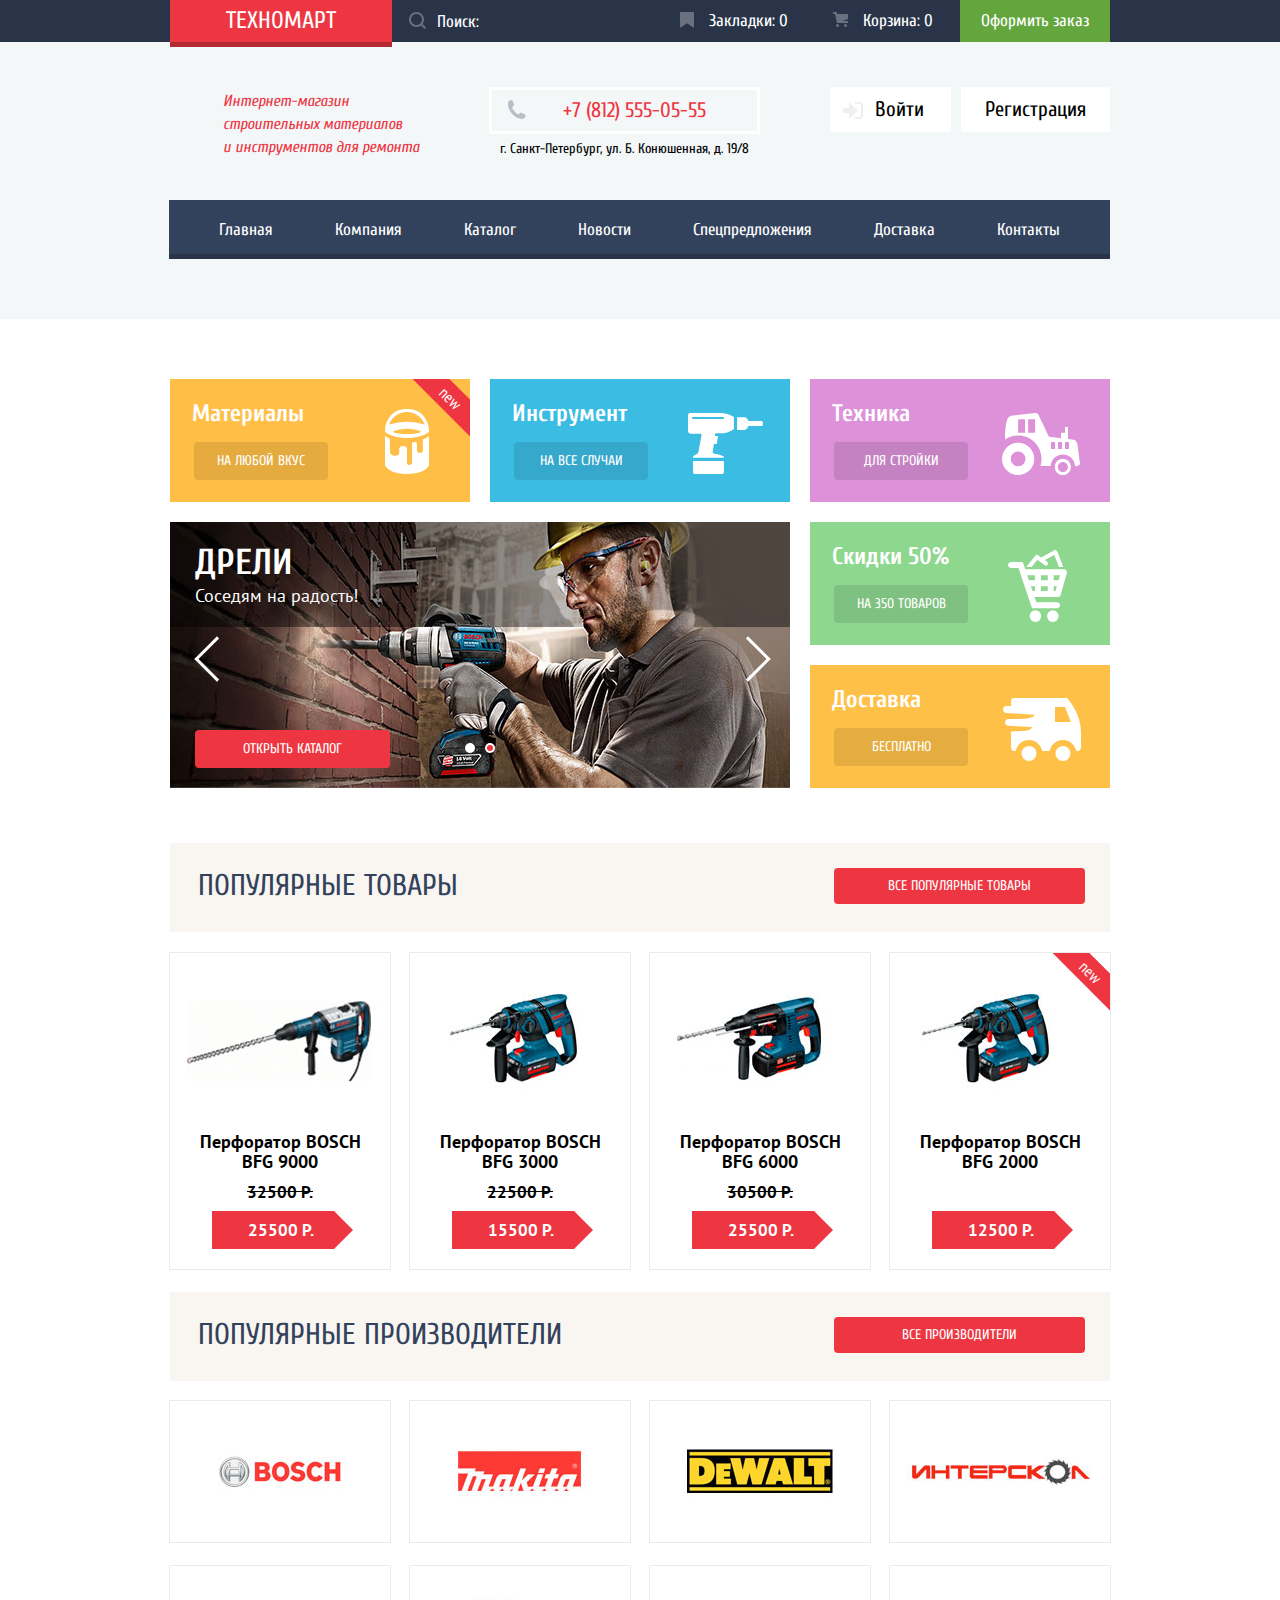
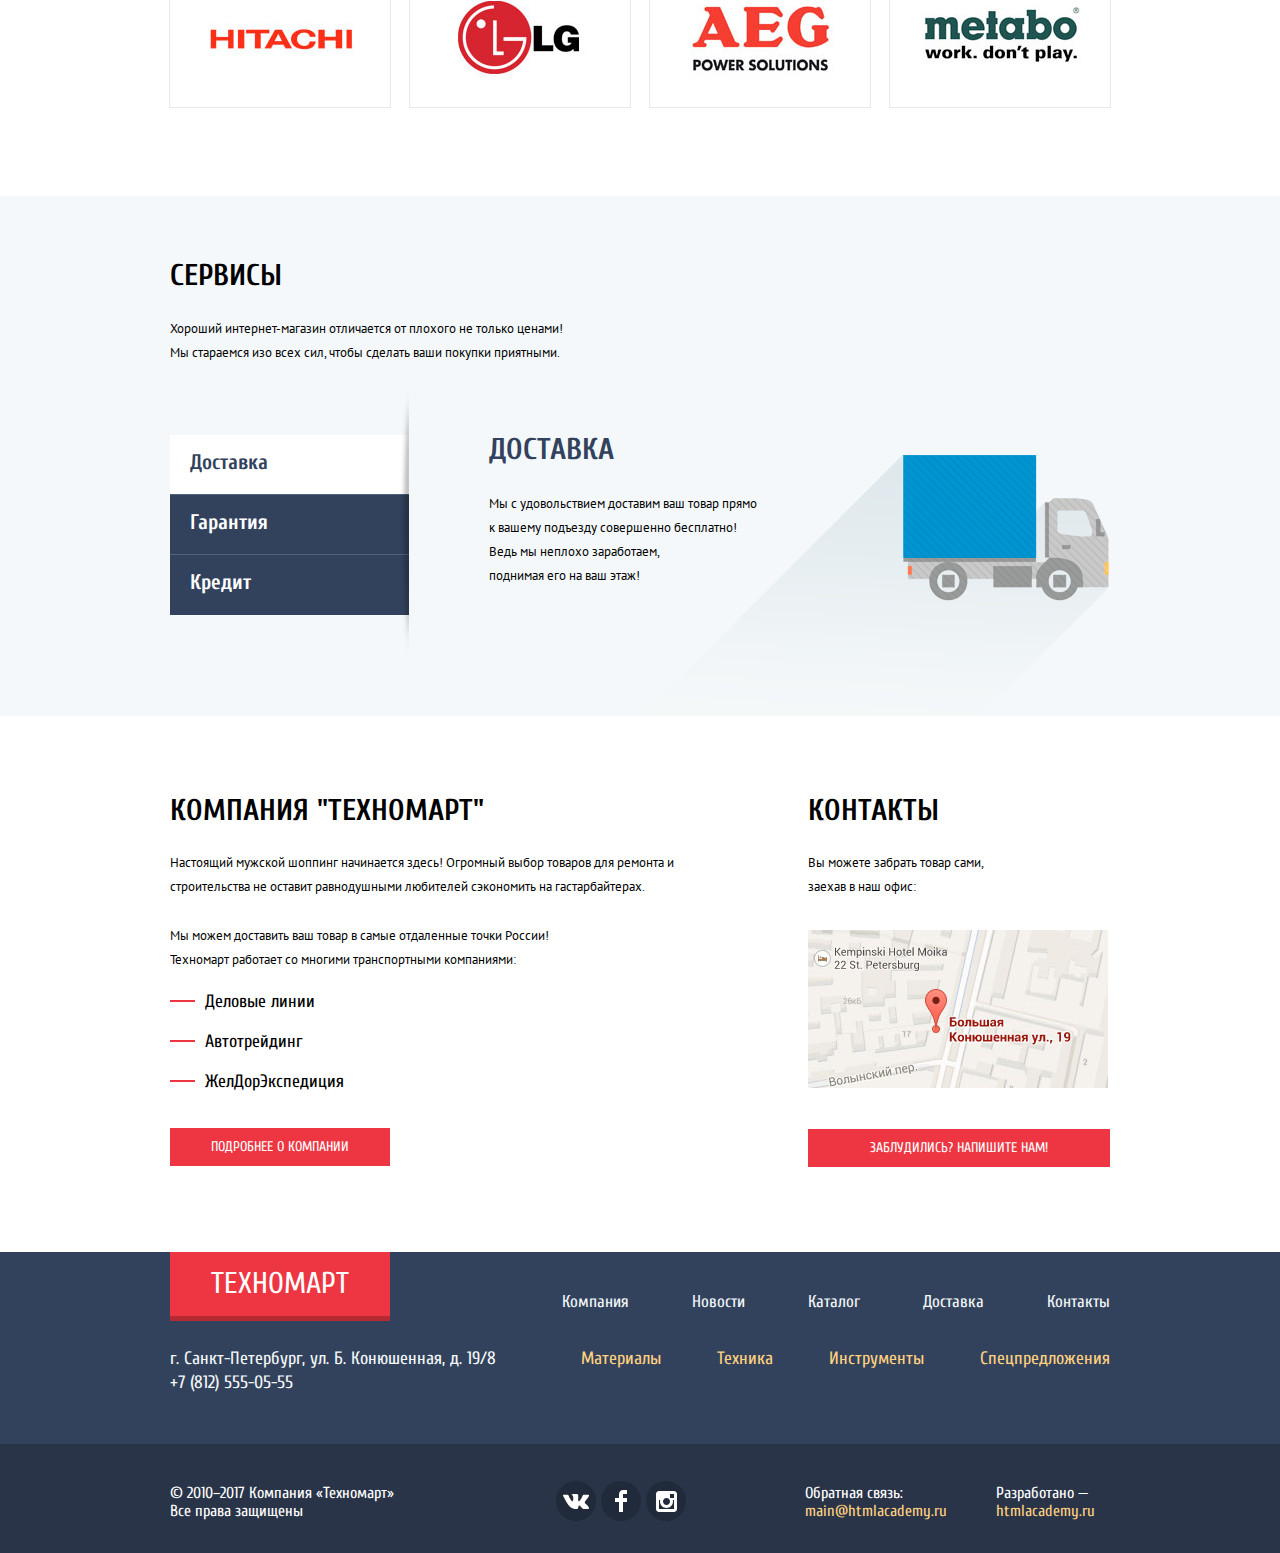
<file: index.html>
<!DOCTYPE html>
<html lang="ru">
<head>
	<meta charset="UTF-8">
	<meta name="viewport" content="width=device-width" />
	<title>Техномарт</title>
	<link href="https://fonts.googleapis.com/css?family=Cuprum:400,400i,700%7CPT+Sans+Narrow%7CPT+Sans:400,700&amp;subset=cyrillic" rel="stylesheet">
	<link rel="stylesheet" href="css/normalize.css">
	<link rel="stylesheet" href="css/style.css">
</head>
<body>
	<header class="main-header">
		<div class="conteiner">
			<a class="logo" href="#">Техномарт</a>
			<nav class="header-top-nav">
				<ul class="header-top-list">
					<li class="header-top-item">
						<form class="header-find-form" action="#" method="post">
							<label><input type="text" placeholder="Поиск:"></label>
						</form>
					</li>
					<li class="header-top-item"><a href="#">Закладки: 0</a></li>
					<li class="header-top-item"><a href="#">Корзина: 0</a></li>
					<li class="header-top-item"><a href="#" class="order">Оформить заказ</a></li>
				</ul>
			</nav>
		</div>
	</header>
	<header class="header-center">
		<div class="conteiner">
			<p class="shop-name">Интернет-магазин <br> строительных материалов <br> и инструментов для ремонта</p>
			<div class="contacts">
				<span class="phone-number">+7 (812) 555-05-55</span>
				<p class="shop-adress">г. Санкт-Петербург, ул. Б. Конюшенная, д. 19/8</p>
			</div>
			<a class="login" href="#">Войти</a>
			<a class="register" href="#">Регистрация</a>
			<ul class="site-nav">
				<li class="site-items"><a href="#">Главная</a></li>
				<li class="site-items"><a href="#">Компания</a></li>
				<li class="site-items"><a href="#">Каталог</a></li>
				<li class="site-items"><a href="#">Новости</a></li>
				<li class="site-items"><a href="#">Спецпредложения</a></li>
				<li class="site-items"><a href="#">Доставка</a></li>
				<li class="site-items"><a href="#">Контакты</a></li>
			</ul>
		</div>
	</header>
	<section class="product-cards conteiner">
		<h2 class="visually-hidden">Категории товаров</h2>
		<ul class="product-cards-list">
			<li class="product-cards-item">
				<h3>Материалы</h3>
				<a href="#">На любой вкус</a>
			</li>
			<li class="product-cards-item">
				<h3>Инструмент</h3>
				<a href="#">На все случаи</a>
			</li>
			<li class="product-cards-item">
				<h3>Техника</h3>
				<a href="#">Для стройки</a>
			</li>
			<li class="product-cards-slider">
				<div class="slider-description slide-one">
					<h3>Перфораторы</h3>
					<p>Настоящие мужские игрушки</p>
				</div>
					<a href="catalog.html" class="catalog-open-btn">Открыть каталог</a>
					<div class="slider-radio-wrap">
						<label><span class="slider-radio-label-next"></span><input id="slider-input-one" type="radio" name="slider-radio" checked><span class="radio-indificator" tabindex="0"><span class="radio-indificator-current "></span></span></label>
						<label><span class="slider-radio-label-prev"></span><input id="slider-input-two" type="radio" name="slider-radio"><span class="radio-indificator" tabindex="0"><span class="radio-indificator-current radio-current-show"></span></span></label>
					</div>
				<div class="slider-description slide-two">
					<h3>Дрели</h3>
					<p>Соседям на радость!</p>
				</div>
			</li>
			<li class="product-cards-item-wrap">
				<div class="product-cards-item product-cards-another">
					<h3>Скидки 50%</h3>
					<a href="#">На 350 товаров</a>
				</div>
				<div class="product-cards-item product-cards-another">
					<h3>Доставка</h3>
					<a href="#">Бесплатно</a>
				</div>
			</li>
		</ul>
	</section>
	<section class="popular-product conteiner">
		<div class="popular-product-title">
			<h2>Популярные товары</h2>
			<a href="#">Все популярные товары</a>
		</div>
		<ul class="popular-product-list">
			<li class="popular-product-item" tabindex="0">
				<img src="img/popular-product-photo-1.jpg" alt="Перфоратор BOSCH BFG 9000">
				<a href="#" class="popular-product-buy">Купить</a>
				<a href="#" class="popular-product-bookmarks">В закладки</a>
				<h3 class="product-name">Перфоратор BOSCH <br> BFG 9000</h3>
				<b class="product-sale">32500 Р.</b>
				<p class="product-price">25500 Р.</p>
			</li>
			<li class="popular-product-item" tabindex='0'>
				<img src="img/popular-product-photo-2.jpg" alt="Перфоратор BOSCH BFG 3000">
				<a href="#" class="popular-product-buy">Купить</a>
				<a href="#" class="popular-product-bookmarks">В закладки</a>
				<h3 class="product-name">Перфоратор BOSCH <br> BFG 3000</h3>
				<b class="product-sale">22500 Р.</b>
				<p class="product-price">15500 Р.</p>
			</li>
			<li class="popular-product-item" tabindex='0'>
				<img src="img/popular-product-photo-3.jpg" alt="Перфоратор BOSCH BFG 6000">
				<a href="#" class="popular-product-buy">Купить</a>
				<a href="#" class="popular-product-bookmarks">В закладки</a>
				<h3 class="product-name">Перфоратор BOSCH <br> BFG 6000</h3>
				<b class="product-sale">30500 Р.</b>
				<p class="product-price">25500 Р.</p>
			</li>
			<li class="popular-product-item" tabindex='0'>
				<img src="img/popular-product-photo-4.jpg" alt="Перфоратор BOSCH BFG 2000">
				<a href="#" class="popular-product-buy">Купить</a>
				<a href="#" class="popular-product-bookmarks">В закладки</a>
				<h3 class="product-name">Перфоратор BOSCH <br> BFG 2000</h3>
				<p class="product-price">12500 Р.</p>
			</li>
		</ul>
	</section>
	<section class="popular-manufacturer conteiner">
		<div class="popular-manufacturer-title">
			<h2>Популярные производители</h2>
			<a href="#">Все производители</a>
		</div>
		<ul class="popular-manufacturer-list">
			<li class="popular-manufacturer-item">
				<a href="#"><img class="brand" src="img/bosch.jpg" alt="Bosch"></a>
			</li>
			<li class="popular-manufacturer-item">
				<a href="#"><img class="brand" src="img/Makita.jpg" alt="Makita"></a>
			</li>
			<li class="popular-manufacturer-item">
				<a href="#"><img class="brand" src="img/DeWALT.jpg" alt="DeWALT"></a>
			</li>
			<li class="popular-manufacturer-item">
				<a href="#"><img class="brand" src="img/interskol.jpg" alt="Интерскол"></a>
			</li>
			<li class="popular-manufacturer-item">
				<a href="#"><img class="brand" src="img/Hitachi.jpg" alt="HITACHI"></a>
			</li>
			<li class="popular-manufacturer-item">
				<a href="#"><img class="brand" src="img/LG.jpg" alt="LG"></a>
			</li>
			<li class="popular-manufacturer-item">
				<a href="#"><img class="brand" src="img/AEG.jpg" alt="AEG"></a>
			</li>
			<li class="popular-manufacturer-item">
				<a href="#"><img class="brand" src="img/Metabo.jpg" alt="metabo"></a>
			</li>
		</ul>
	</section>
	<section class="service-delivery">
		<div class="conteiner">
			<div class="service">
				<h2>Сервисы</h2>
				<p class="serivice-about">
					Хороший интернет-магазин отличается от плохого не только ценами! <br> Мы стараемся изо всех сил, чтобы сделать ваши покупки приятными.
				</p>
			</div>
			<ul class="service-nav">
				<li class="service-item">
					<input type="radio" id="delivery-input" name='service-radio' checked="checked">
					<label tabindex="0" id="delivery-label" class="service-nav-label label-current" for="delivery-input">Доставка</label>
				</li>
				<li class="service-item">
					<input type="radio" id="warranty-input" name='service-radio'>
					<label tabindex="0" id="warranty-label" class="service-nav-label" for="warranty-input">Гарантия</label>
				</li>
				<li class="service-item">
					<input type="radio" id="credit-input" name='service-radio'>
					<label tabindex="0" id="credit-label" class="service-nav-label" for="credit-input">Кредит</label>
				</li>
			</ul>
			<div class="delivery">
				<h2>Доставка</h2>
				<p class="delivery-about">
					Мы с удовольствием доставим ваш товар прямо <br>
					к вашему подъезду совершенно бесплатно! <br>
					Ведь мы неплохо заработаем, <br>
					поднимая его на ваш этаж!
				</p>
			</div>
			<div class="warranty">
				<h2>Гарантия</h2>
				<p class="warranty-about">
					Если купленный у нас товар поломается или заискрит, <br>
					а также в случае пожара, спровоцированного его возгаранием, <br>
					вы всегда можете быть уверены в нашей гарантии. Мы обменяем <br>
					сгоревший товар на новый. <br>
					Дом уж восстановите как-нибудь сами.</p>
			</div>
			<div class="credit">
				<h2>Кредит</h2>
				<p class="credit-about">
					Залезть в долговую яму стало проще! <br>
					Кредитные консультанты придут вам на помощь.</p>
					<a class="credit-link" href="#">Отправить заявку</a>
			</div>
		</div>
	</section>
	<section class="about-company conteiner">
		<div class="company-wrap">
			<h2>Компания "Техномарт"</h2>
			<p class="paragraph-one">Настоящий мужской шоппинг начинается здесь! Огромный выбор товаров для ремонта и <br>
			строительства не оставит равнодушными любителей сэкономить на гастарбайтерах.</p>
			<p class="paragraph-two">Мы можем доставить ваш товар в самые отдаленные точки России! <br>
			Техномарт работает со многими транспортными компаниями: </p>
			<ul class="company-name-list">
				<li class="company-item">Деловые линии</li>
				<li class="company-item">Автотрейдинг</li>
				<li class="company-item">ЖелДорЭкспедиция</li>
			</ul>
			<a href="#" class="about-company-link">Подробнее о компании</a>
		</div>
		<div class="company-contacts">
			<h2>Контакты</h2>
			<p>Вы можете забрать товар сами, <br>
			заехав в наш офис:</p>
		<a href="#" id="map"></a>
			<a href="#" class="company-message">Заблудились? Напишите нам!</a>
		</div>
	</section>
	<footer class="footer-top">
		<div class="conteiner">
			<a href="#" class="footer-logo logo">Техномарт</a>
			<ul class="footer-top-list">
				<li class="footer-top-item"><a href="#">Компания</a></li>
				<li class="footer-top-item"><a href="#">Новости</a></li>
				<li class="footer-top-item"><a href="#">Каталог</a></li>
				<li class="footer-top-item"><a href="#">Доставка</a></li>
				<li class="footer-top-item"><a href="#">Контакты</a></li>
			</ul>
			<p class="company-adress">г. Санкт-Петербург, ул. Б. Конюшенная, д. 19/8 <br> 
			+7 (812) 555-05-55</p>
			<ul class="footer-bottom-list">
				<li class="footer-bottom-item"><a href="#">Материалы</a></li>
				<li class="footer-bottom-item"><a href="#">Техника</a></li>
				<li class="footer-bottom-item"><a href="#">Инструменты</a></li>
				<li class="footer-bottom-item"><a href="#">Спецпредложения</a></li>
			</ul>
		</div>
	</footer>
	<footer class="main-footer">
		<div class="conteiner">
			<p class="copyright">© 2010–2017 Компания «Техномарт» <br>
			Все права защищены</p>
			<ul class="social-list">
				<li class="social-item">
					<a class="vk" href="#">Вконтакте</a>
				</li>
				<li class="social-item">
					<a class="fb" href="#">Фейсбук</a>
				</li>
				<li class="social-item">
					<a class="inst" href="#">Инстаграм</a>
				</li>
			</ul>
			<p class="feedback">Обратная связь:<a href="#">main@htmlacademy.ru</a></p>
			<p class="developed">Разработано — <a href="#">htmlacademy.ru</a></p>
		</div>
	</footer>
	<div class="overlay"></div>
	<div class="write-us-popup">
			<form action="#" method="post" class="write-us-form">
			<div class="form-overlay">
				<label class="write-us-label">Ваше имя:
					<input type="text" placeholder="Представтесь пожалуйста" name="user">
				</label>
				<label class="write-us-label">Ваше e-mail:
					<input type="text" placeholder="Для отправки ответа" name="mail">
				</label>
				<label class="write-us-label">Текст письма:
					<input type="text" placeholder="В свободной форме" name="text">
				</label>
			</div>
				<button type="submit" class="write-us-button">Отправить</button>
			</form>
		<button class="write-us-close">Закрыть</button>
	</div>
	<div id="map-popup">
		<button class="map-popup-close"></button>
	</div>
	<script src="https://api-maps.yandex.ru/2.1/?apikey=242d59b7-bde4-4a79-bc9e-0724a9df1858&lang=ru_RU">
    </script>
    <script>
    	// Yandex API
	ymaps.ready(init);
    function init(){   
        var myMap = new ymaps.Map("map", {
            center: [59.93903,30.3233],
            zoom: 16,
            controls: [],
            behaviors: []
        },
        {
        	suppressMapOpenBlock: true
        });

    var placemark = new ymaps.Placemark([59.93880,30.3228], {
        	hintContent: 'ул. Большая Конюшенная 19, Санкт-Петербург',
        	iconContent: '<div class="map-hint">Большая</br>конюшенная ул., 19</div>'
        },
        {
        	preset: 'islands#redIcon'
        });
        myMap.geoObjects.add(placemark);

   		// Yandex API map-popup
        var mapPopup = new ymaps.Map("map-popup", {
            center: [59.93938,30.3165],
            zoom: 16,
            controls: [],
            behaviors: ['drag']
        },
        {
        	suppressMapOpenBlock: true
        });

    var placemarkPopup = new ymaps.Placemark([59.93880,30.3228], {
        	hintContent: 'ул. Большая Конюшенная 19, Санкт-Петербург',
        	iconContent: '<div class="map-hint">Большая</br>конюшенная ул., 19</div>'
        },
        {
        	preset: 'islands#redIcon'
        });
        mapPopup.geoObjects.add(placemarkPopup);
    }

    </script>
	<script src="js/script_min.js"></script>
</body>
</html>
</file>
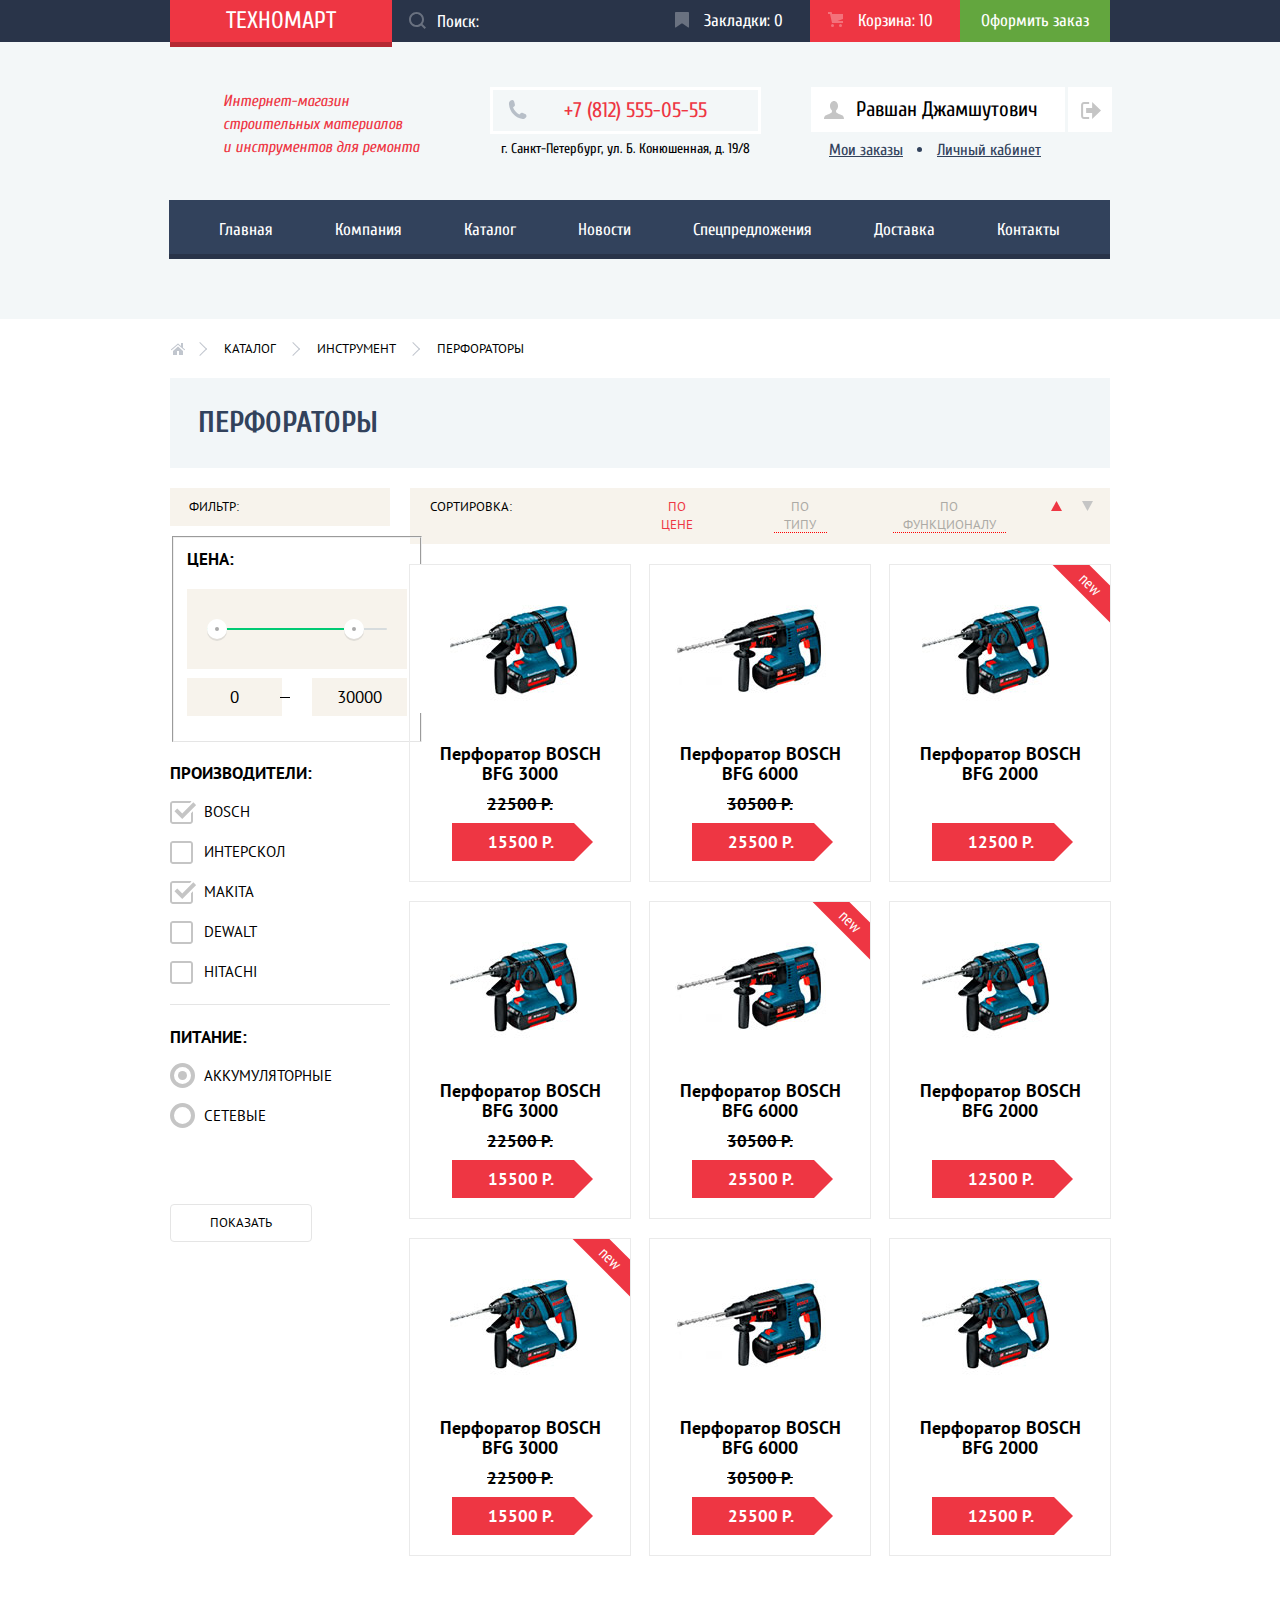
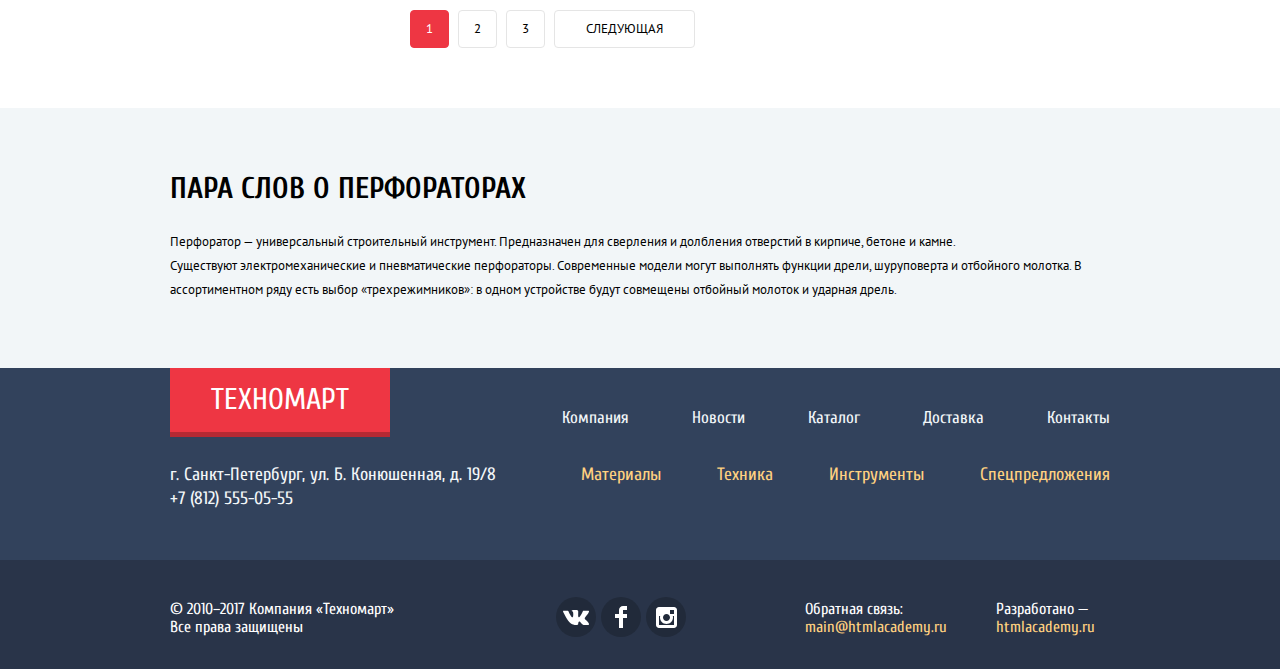
<file: catalog.html>
<!DOCTYPE html>
<html lang="en">
<head>
	<meta charset="UTF-8">
	<meta name="viewport" content="width=device-width" />
	<title>Каталог</title>
	<link href="https://fonts.googleapis.com/css?family=Cuprum:400,400i,700%7CPT+Sans+Narrow%7CPT+Sans:400,700&amp;subset=cyrillic" rel="stylesheet">
	<link rel="stylesheet" href="css/normalize.css">
	<link rel="stylesheet" href="css/style.css">
</head>
<body class="catalog">
	<header class="main-header">
		<div class="conteiner">
			<a class="logo" href="index.html">Техномарт</a>
			<nav class="header-top-nav">
				<ul class="header-top-list">
					<li class="header-top-item">
						<form class="header-find-form" action="#" method="post">
							<label><input type="text" placeholder="Поиск:"></label>
						</form>
					</li>
					<li class="header-top-item"><a href="#">Закладки: 0</a></li>
					<li class="header-top-item"><a href="#">Корзина: 10</a></li>
					<li class="header-top-item"><a href="#" class="order">Оформить заказ</a></li>
				</ul>
			</nav>
		</div>
	</header>
	<header class="header-center">
		<div class="conteiner">
			<p class="shop-name">Интернет-магазин <br> строительных материалов <br> и инструментов для ремонта</p>
			<div class="contacts">
				<span class="phone-number">+7 (812) 555-05-55</span>
				<p class="shop-adress">г. Санкт-Петербург, ул. Б. Конюшенная, д. 19/8</p>
			</div>
			<div class="login-wrap">
				<a href="#" class="login">Равшан Джамшутович</a>
				<a href="#" class="login-out"></a>
				<ul class="login-list">
					<li class="login-item"><a href="#">Мои заказы</a></li>
					<li class="login-item"><a href="#">Личный кабинет</a></li>
				</ul>
			</div>
			<ul class="site-nav">
				<li class="site-items"><a href="#">Главная</a></li>
				<li class="site-items"><a href="#">Компания</a></li>
				<li class="site-items"><a href="#">Каталог</a></li>
				<li class="site-items"><a href="#">Новости</a></li>
				<li class="site-items"><a href="#">Спецпредложения</a></li>
				<li class="site-items"><a href="#">Доставка</a></li>
				<li class="site-items"><a href="#">Контакты</a></li>
			</ul>
		</div>
	</header>
	<section class="catalog-category conteiner">
		<ul class="breadcrumbs">
			<li class="breadcrumbs-item"><a href="#">Каталог</a></li>
			<li class="breadcrumbs-item"><a href="#">Инструмент</a></li>
			<li class="breadcrumbs-item"><a href="#">Перфораторы</a></li>
		</ul>
		<h1 class="catalog-category-title">Перфораторы</h1>
		<form action="#" method="post" class="filter-form">
			<h3 class="form-name">Фильтр:</h3>
			<fieldset class="range-name">
				Цена:
				<div class="range-wrap">
					<div id='id66' class="range">
						<div id='id66b' class='range__between'></div>
					    <button id='id661' class="range__button_1" onclick="event.preventDefault()" tabindex="-1"></button>
					    <button id='id662' class="range__button_2" onclick="event.preventDefault()" tabindex="-1"></button>
					</div>
				</div>
				    <input id='id66i1' class='range_inpt1' type='number' min='0' max='35000'>
				    <input id='id66i2' class='range_inpt2' type='number' min='0' max='35000'>
			</fieldset>
			<fieldset class="brend-field">
				<legend>Производители:</legend>
				<label class="brend-label"><input type="checkbox" name="brend-checkbox" checked><span class="check-indicator"></span>Bosch</label>
				<label class="brend-label"><input type="checkbox" name="brend-checkbox"><span class="check-indicator"></span>Интерскол</label>
				<label class="brend-label"><input type="checkbox" name="brend-checkbox" checked><span class="check-indicator"></span>Makita</label>
				<label class="brend-label"><input type="checkbox" name="brend-checkbox"><span class="check-indicator"></span>Dewalt</label>
				<label class="brend-label"><input type="checkbox" name="brend-checkbox"><span class="check-indicator"></span>Hitachi</label>
			</fieldset>
			<fieldset class="power-fielsdet">
				<legend>Питание:</legend>
				<label class="power-label"><input type="radio" name="power-radio" checked><span class="power-radio-indicator"></span>Аккумуляторные</label>
				<label class="power-label"><input type="radio" name="power-radio"><span class="power-radio-indicator"></span>Сетевые</label>
			</fieldset>
			<button type="submit" class="filter-form-button">Показать</button>
		</form>
		<div class="column-two">
			<ul class="sort-option-list">
				<li class="sort-item">Сортировка:</li>
				<li class="sort-item"><button class="sort-item-category sort-current">По цене</button></li>
				<li class="sort-item"><button class="sort-item-category">По типу</button></li>
				<li class="sort-item"><button class="sort-item-category">По функционалу</button></li>
				<li class="sort-item"><button class="sort-icon sort-up sort-active"></button></li>
				<li class="sort-item"><button class="sort-icon sort-down"></button></li>
			</ul>
			<ul class="popular-product-list">
				<li class="popular-product-item" tabindex='0'>
					<img src="img/popular-product-photo-2.jpg" alt="Перфоратор BOSCH BFG 3000">
					<a href="#" class="popular-product-buy">Купить</a>
					<a href="#" class="popular-product-bookmarks">В закладки</a>
					<h3 class="product-name">Перфоратор BOSCH <br> BFG 3000</h3>
					<b class="product-sale">22500 Р.</b>
					<p class="product-price">15500 Р.</p>
				</li>
				<li class="popular-product-item" tabindex='0'>
					<img src="img/popular-product-photo-3.jpg" alt="Перфоратор BOSCH BFG 6000">
					<a href="#" class="popular-product-buy">Купить</a>
					<a href="#" class="popular-product-bookmarks">В закладки</a>
					<h3 class="product-name">Перфоратор BOSCH <br> BFG 6000</h3>
					<b class="product-sale">30500 Р.</b>
					<p class="product-price">25500 Р.</p>
				</li>
				<li class="popular-product-item" tabindex='0'>
					<img src="img/popular-product-photo-4.jpg" alt="Перфоратор BOSCH BFG 2000">
					<a href="#" class="popular-product-buy">Купить</a>
					<a href="#" class="popular-product-bookmarks">В закладки</a>
					<h3 class="product-name">Перфоратор BOSCH <br> BFG 2000</h3>
					<p class="product-price">12500 Р.</p>
				</li>
				<li class="popular-product-item" tabindex='0'>
					<img src="img/popular-product-photo-2.jpg" alt="Перфоратор BOSCH BFG 3000">
					<a href="#" class="popular-product-buy">Купить</a>
					<a href="#" class="popular-product-bookmarks">В закладки</a>
					<h3 class="product-name">Перфоратор BOSCH <br> BFG 3000</h3>
					<b class="product-sale">22500 Р.</b>
					<p class="product-price">15500 Р.</p>
				</li>
				<li class="popular-product-item" tabindex='0'>
					<img src="img/popular-product-photo-3.jpg" alt="Перфоратор BOSCH BFG 6000">
					<a href="#" class="popular-product-buy">Купить</a>
					<a href="#" class="popular-product-bookmarks">В закладки</a>
					<h3 class="product-name">Перфоратор BOSCH <br> BFG 6000</h3>
					<b class="product-sale">30500 Р.</b>
					<p class="product-price">25500 Р.</p>
				</li>
				<li class="popular-product-item" tabindex='0'>
					<img src="img/popular-product-photo-4.jpg" alt="Перфоратор BOSCH BFG 2000">
					<a href="#" class="popular-product-buy">Купить</a>
					<a href="#" class="popular-product-bookmarks">В закладки</a>
					<h3 class="product-name">Перфоратор BOSCH <br> BFG 2000</h3>
					<p class="product-price">12500 Р.</p>
				</li>
				<li class="popular-product-item" tabindex='0'>
					<img src="img/popular-product-photo-2.jpg" alt="Перфоратор BOSCH BFG 3000">
					<a href="#" class="popular-product-buy">Купить</a>
					<a href="#" class="popular-product-bookmarks">В закладки</a>
					<h3 class="product-name">Перфоратор BOSCH <br> BFG 3000</h3>
					<b class="product-sale">22500 Р.</b>
					<p class="product-price">15500 Р.</p>
				</li>
				<li class="popular-product-item" tabindex='0'>
					<img src="img/popular-product-photo-3.jpg" alt="Перфоратор BOSCH BFG 6000">
					<a href="#" class="popular-product-buy">Купить</a>
					<a href="#" class="popular-product-bookmarks">В закладки</a>
					<h3 class="product-name">Перфоратор BOSCH <br> BFG 6000</h3>
					<b class="product-sale">30500 Р.</b>
					<p class="product-price">25500 Р.</p>
				</li>
				<li class="popular-product-item" tabindex='0'>
					<img src="img/popular-product-photo-4.jpg" alt="Перфоратор BOSCH BFG 2000">
					<a href="#" class="popular-product-buy">Купить</a>
					<a href="#" class="popular-product-bookmarks">В закладки</a>
					<h3 class="product-name">Перфоратор BOSCH <br> BFG 2000</h3>
					<p class="product-price">12500 Р.</p>
				</li>
			</ul>
		</div>
		<ul class="paginator">
			<li class="paginator-item"><button class="paginator-item-btn paginator-item-btn-current">1</button></li>
			<li class="paginator-item"><button class="paginator-item-btn">2</button></li>
			<li class="paginator-item"><button class="paginator-item-btn">3</button></li>
			<li class="paginator-item"><button class="paginator-item-btn">Следующая</button></li>
		</ul>
	</section>
	<section class="perforator-about">
		<div class="conteiner">
			<h2>Пара слов о перфораторах</h2>
			<p>Перфоратор — универсальный строительный инструмент. Предназначен для сверления и долбления отверстий в кирпиче, бетоне и камне. <br>
			Существуют электромеханические и пневматические перфораторы. Современные модели могут выполнять функции дрели, шуруповерта и отбойного молотка. В <br> ассортиментном ряду есть выбор «трехрежимников»: в одном устройстве будут совмещены отбойный молоток и ударная дрель.</p>
		</div>
	</section>
	<footer class="footer-top">
		<div class="conteiner">
			<a href="#" class="footer-logo logo">Техномарт</a>
			<ul class="footer-top-list">
				<li class="footer-top-item"><a href="#">Компания</a></li>
				<li class="footer-top-item"><a href="#">Новости</a></li>
				<li class="footer-top-item"><a href="#">Каталог</a></li>
				<li class="footer-top-item"><a href="#">Доставка</a></li>
				<li class="footer-top-item"><a href="#">Контакты</a></li>
			</ul>
			<p class="company-adress">г. Санкт-Петербург, ул. Б. Конюшенная, д. 19/8 <br> 
			+7 (812) 555-05-55</p>
			<ul class="footer-bottom-list">
				<li class="footer-bottom-item"><a href="#">Материалы</a></li>
				<li class="footer-bottom-item"><a href="#">Техника</a></li>
				<li class="footer-bottom-item"><a href="#">Инструменты</a></li>
				<li class="footer-bottom-item"><a href="#">Спецпредложения</a></li>
			</ul>
		</div>
	</footer>
	<footer class="main-footer">
		<div class="conteiner">
			<p class="copyright">© 2010–2017 Компания «Техномарт» <br>
			Все права защищены</p>
			<ul class="social-list">
				<li class="social-item">
					<a class="vk" href="#">Вконтакте</a>
				</li>
				<li class="social-item">
					<a class="fb" href="#">Фейсбук</a>
				</li>
				<li class="social-item">
					<a class="inst" href="#">Инстаграм</a>
				</li>
			</ul>
			<p class="feedback">Обратная связь:<a href="#">main@htmlacademy.ru</a></p>
			<p class="developed">Разработано — <a href="#">htmlacademy.ru</a></p>
		</div>
	</footer>
	<div class="overlay"></div>
	<div class="cart-popup">
		<h3>Товар добавлен в корзину!</h3>
		<a href="#" class="cart-popup-order-buy">Оформить заказ</a>
		<a href="#" class="continue-purchases">Продолжить покупки</a>
		<button class="cart-popup-close">Закрыть</button>
	</div>
	<script src="js/script_min.js"></script>
</body>
</html>
</file>
<file: css/style.css>
body {
	padding: 0;
	margin: 0;
	font-family: "Cuprum", Arial, sans-serif;
	font-size: 17px;
	line-height: 18px;
	position: relative;
	font-weight: 400;
}

.conteiner {
	margin: 0 auto;
	padding: 0 10px;
	box-sizing: border-box;
	width: 960px;
}

.visually-hidden:not(:focus):not(:active),
input[type="checkbox"].visually-hidden,
input[type="radio"].visually-hidden {
	position: absolute;

	width: 1px;
	height: 1px;
	margin: -1px;
	border: 0;
	padding: 0;

	white-space: nowrap;

	clip-path: inset(100%);
	clip: rect(0 0 0 0);
	overflow: hidden;
}

/*main-header style*/

.main-header {
	background-color: #293449;
}

.main-header .conteiner {
	display: flex;
}

.header-top-nav {
	flex-grow: 1;
}

.logo {
	text-transform: uppercase;
	text-decoration: none;
	color: #fff;
	display: inline-block;
	background-color: #ee3643;
	padding: 9px 56px;
	font-size: 24px;
	line-height: 24px;
	position: relative;
}

.logo:after {
	content: '';
	position: absolute;
	left: 0;
	bottom: -5px;
	height: 5px;
	width: 100%;
	background-color: #b52933;
}

.logo:hover,
.logo:focus {
	outline: 0;
	background-color: #ca2c37;
}

.logo:active {
	background-color: #ba2732;
}

.logo:hover:after,
.logo:focus:after {
	background-color: #9a212a;
}

.logo:active:after {
	background-color: #8e1e26;
}

.header-top-list {
	padding: 0;
	margin: 0;
	list-style: none;
	display: flex;
}

.header-top-item:first-child {
	flex-grow: 1;
}

.header-top-item:not(:last-child) a {
	display: inline-block;
	padding: 12px 27px;
    padding-left: 48px;
	text-decoration: none;
	color: #fff;
}

.header-find-form {
	padding: 0;
	margin: 0;
	height: 100%;
}

.header-find-form input {
	background-image: url(../img/icon-search.svg);
	background-repeat: no-repeat;
	width: 100%;
	height: 100%;
	max-width: 222px;
	padding-right: 0;
	border: 0;
	padding: 0;
	font-family: inherit;
	font-size: 17px;
	line-height: 18px;
	padding-left: 45px;
	color: #fff;
	background-color: transparent;
	background-position: 17px 12px;
}

.header-find-form input::placeholder {
	color: #fff;
}

.header-find-form input:focus {
	background-image: url(../img/icon-search-foc.svg);
}

.header-find-form input:focus,
.header-find-form input:focus::placeholder {
	background-color: #fff;
	color: #000;
	outline: 0;
}

.header-find-form label:hover {
	background-color: #212a3a;
	display: inline-block;
	width: 100%;
	height: 100px;
	max-height: 42px;
}

.header-find-form input:hover::placeholder {
	background-color: transparent;
}


.header-top-item:not(:last-child) a:hover,
.header-top-item:not(:last-child) a:focus {
	outline: 0;
	background-color: #212a3a;
	color: #fff;
}

.header-top-item:not(:first-child) a:active {
	color: #8b8e94;
}

.header-top-item:first-child a:hover,
.header-top-item:first-child a:focus {
	background-image: url(../img/icon-search-hov.svg);
}

.header-top-item:nth-child(2) a {
	background-image: url(../img/icon-bookmark.svg);
	background-repeat: no-repeat;
	background-position: 19px 12px;
}

.header-top-item:nth-child(2) a:hover,
.header-top-item:nth-child(2) a:focus {
	background-image: url(../img/icon-bookmark-hov.svg);
}

.header-top-item:nth-child(2) a:active {
	background-image: url(../img/icon-bookmark-act.svg);
}

.header-top-item:nth-child(3) a {
	background-image: url(../img/cart-icon.svg);
	background-repeat: no-repeat;
	background-position: 18px 12px;
}

.header-top-item:nth-child(3) a:hover,
.header-top-item:nth-child(3) a:focus {
	background-image: url(../img/cart-icon-hov.svg);
}

.header-top-item:nth-child(3) a:active {
	background-image: url(../img/cart-icon-act.svg);
}

.order {
	background-color: #63a63e;
	display: inline-block;
	padding: 12px 21px;
	text-decoration: none;
	color: #fff;
}

.order:hover,
.order:focus {
	outline: 0;
	background-color: #5fbb2d;
}

.order:active {
	background-color: #518534;
}

/*header-center style*/

.header-center {
	padding-top: 45px;
	padding-bottom: 80px;
	background-color: #f3f7f8;
}

.header-center .conteiner {
	display: flex;
	justify-content: flex-end;
	align-items: flex-start;
	flex-wrap: wrap;
}

.contacts {
	margin-right: 70px;
	text-align: center;
}

.shop-name {
	margin: 0;
	margin-top: 3px;
	font-size: 16px;
	line-height: 23px;
	font-weight: 400;
	font-style: italic;
	color: #ee3643;
	margin-right: 70px;
}

.phone-number {
	margin: 0;
	display: block;
	padding: 10px 51px;
	padding-left: 71px;
	border: 3px solid #fff;
	background-image: url(../img/icon-phone.svg);
	background-repeat: no-repeat;
	background-position: 15px 10px;
	color: #ee3643;
	font-size: 21px;
	line-height: 21px;
}

.shop-adress {
	margin: 0;
	margin-top: 3px;
	font-size: 14px;
	line-height: 24px;
}

.login {
	background-color: #fff;
	background-image: url(../img/icon-login.svg);
	background-repeat: no-repeat;
	background-position: 13px 15px;
	padding: 12px 27px;
	padding-left: 45px;
	text-decoration: none;
	color: #000;
	margin-right: 10px;
	font-size: 21px;
	line-height: 21px;
}

.login:hover,
.login:focus,
.register:hover,
.register:focus {
	outline: 0;
	color: #ee3643;
}

.login:hover,
.login:focus {
	background-image: url(../img/icon-login-hov.svg);
}

.login:active,
.register:active {
	color: #c5c5c5;
}

.login:active {
	background-image: url(../img/icon-login-act.svg);
}

.register {
	background-color: #fff;
	padding: 12px 24px;
	font-size: 21px;
	line-height: 21px;
	text-decoration: none;
	color: #000;
}

.site-nav {
	padding: 0;
	padding-left: 50px;
	margin: 0;
	margin-top: 60px;
	list-style: none;
	display: flex;
	flex-grow: 1;
}

.site-items a {
	text-decoration: none;
	color: #fff;
	padding: 20px 31px;
	line-height: 17px;
	background-color: #32425c;
	box-shadow: inset 0 -15px 0 -10px #293449;
}

.site-items:first-child a {
	padding-left: 50px;
}


.site-items:last-child a {
	padding-right: 50px;
}

.site-items a:hover,
.site-items a:focus {
	outline: 0;
	background-color: #293449;
}

.site-items a:active {
	color: #8e939c;
	background-color: #1d2739;
	box-shadow: inset 0 -15px 0 -10px #1d2739;
}

/*product-cards style*/

.product-cards {
	margin-top: 60px;
}

.product-cards-list {
	padding: 0;
	margin: 0;
	list-style: none;
	display: flex;
	flex-wrap: wrap;
	justify-content: space-between;
}

.product-cards-item,
.product-cards-item-wrap {
	width: 100%;
    max-width: 300px;
}

.product-cards-item h3 {
	padding: 0;
	margin: 0;
	margin: 20px 0 13px 22px;
	font-size: 24px;
	line-height: 30px;
	font-weight: 700;
	color: #fff;
}

.product-cards-item a {
	text-decoration: none;
	color: #fff;
	width: 100%;
	max-width: 90px;
	text-align: center;
	margin-left: 24px;
	margin-bottom: 22px;
	display: inline-block;
	border-radius: 4px;
	background-color: rgba(0,0,0,0.1);
	padding: 10px 22px;
	font-size: 14px;
	line-height: 18px;
	text-transform: uppercase;
}

.product-cards-item a:hover,
.product-cards-item a:focus {
	background-color: rgba(0,0,0,0.2);
	outline: 0;
}

.product-cards-item a:active {
	background-color: rgba(0,0,0,0.3);
}

.product-cards-item:first-child {
	background-color: #ffbf47;
	background-image: url(../img/product-cards-icon-1.svg);
	background-repeat: no-repeat;
	background-position: 215px 30px;
	position: relative;
	overflow: hidden;
}

li.product-cards-item:first-child:after,
.popular-product-item:last-child:after {
	content: 'new';
	color: #fff;
	display: inline-block;
	padding-top: 4px;
	padding-bottom: 4px;
	font-family: "PT Sans Narrow", Arial, sans-serif;
	font-size: 16px;
	line-height: 18px;
	font-weight: 400;
	text-align: center;
	position: absolute;
	top: 6px;
	right: -24px;
	width: 88px;
	background-color: #ee3643;
	transform: rotate(45deg);
}

.product-cards-item:nth-child(2) {
	background-color: #3bbce3;
	background-image: url(../img/product-cards-icon-2.svg);
	background-repeat: no-repeat;
	background-position: 198px 34px;
}

.product-cards-item:nth-child(3) {
	background-color: #dc91d8;
	background-image: url(../img/product-cards-icon-3.svg);
	background-repeat: no-repeat;
	background-position: 192px 34px;
}

.product-cards-slider {
	position: relative;
	margin-top: 20px;
	width: 100%;
	max-width: 620px;
	display: flex;
	align-items: flex-end;
}

.slide-one {
	position: absolute;
	width: 100%;
	height: 100%;
	display: none;
	background-image: url(../img/slider-one-bg.jpg);
}

.slide-two {
	position: absolute;
	width: 100%;
	height: 100%;
	background-image: url(../img/slider-two-bg.jpg);
}

.slider-description h3 {
	padding: 0;
	margin: 0;
	font-size: 36px;
	line-height: 36px;
	text-transform: uppercase;
	color: #fff;
	margin-top: 23px;
	margin-left: 25px;
}

.slider-description p {
	margin: 0;
	margin-top: 3px;
	margin-left: 25px;
	font-size: 18px;
	line-height: 24px;
	font-family: "PT Sans", Arial, sans-serif;
	font-weight: 400;
	color: #fff;
}

.slider-show {
	display: block;
}

.product-cards-item-wrap {
	margin-top: 20px;
}

.product-cards-another h3 {
	margin-top: 0;
}

.product-cards-another:first-child {
	background-color: #8ed78f;
	padding-top: 20px;
	background-image: url(../img/product-cards-icon-4.svg);
	background-repeat: no-repeat;
	background-position: 198px 28px;
}

.product-cards-another:last-child {
	background-color: #ffc047;
	padding-top: 20px;
	margin-top: 20px;
	background-image: url(../img/product-cards-icon-5.svg);
	background-repeat: no-repeat;
	background-position: 193px 33px;
}

.catalog-open-btn {
	position: relative;
	z-index: 1;
	display: inline-block;
	text-transform: uppercase;
	font-size: 14px;
	line-height: 18px;
	text-decoration: none;
	color: #fff;
	background-color: #ee3643;
	padding: 10px 48px;
	border-radius: 4px;
	margin-bottom: 20px;
	margin-left: 25px;
}

.catalog-open-btn:hover,
.catalog-open-btn:focus,
.popular-manufacturer-title a:hover,
.popular-manufacturer-title a:focus,
.popular-product-title a:hover,
.popular-product-title a:focus {
	background-color: #ca2c37;
	outline: 0;
}

.catalog-open-btn:active,
.popular-manufacturer-title a:active,
.popular-product-title a:active {
	background-color: #ba2732;
	outline: 0;
}

input[name="slider-radio"] {
	position: relative;
	z-index: 1;
	display: none;
}

.slider-radio-wrap {
	z-index: 1;
	margin-left: 75px;
	margin-bottom: 31px;
}

.radio-indificator {
	position: relative;
	z-index: 1;
	display: inline-block;
	width: 10px;
	height: 10px;
	margin-right: 6px;
	border-radius: 50%;
	background-color: #fff;
	cursor: pointer;
}

.radio-indificator-current {
	position: absolute;
	z-index: 1;
	left: 50%;
	top: 50%;
	margin-left: -3px;
	margin-top: -3px;
	display: inline-block;
	width: 6px;
	height: 6px;
	border-radius: 50%;
	background-color: #ee3643;
	display: none;
}

.radio-current-show {
	display: block;
}

.slider-radio-label:first-child {
	margin-right: 6px;
}

.slider-radio-label-prev,
.slider-radio-label-next {
	content: '';
	font-size: 0;
	width: 29px;
	height: 29px;
	border: 3px solid #fff;
	border-top-width: 0;
	border-right-width: 0;
	background-color: transparent;
	position: absolute;
	cursor: pointer;
	outline: 0;
}

.slider-radio-label-prev:hover,
.slider-radio-label-next:hover {
	border-color: #ee3643;
}

.slider-radio-label-next {
	top: 50%;
	margin-top: -12px;
	transform: rotate(-135deg);
	right: 26px;
}

.slider-radio-label-prev {
	top: 50%;
	margin-top: -12px;
	transform: rotate(45deg);
	left: 31px;
}

/*popular-product style*/

.popular-product {
	margin-top: 55px;
}

.popular-product-title,
.popular-manufacturer-title {
	padding: 28px;
	padding-top: 0;
	padding-right: 25px;
	background-color: #f9f5f0;
	display: flex;
	justify-content: space-between;
}

.popular-product-title h2,
.popular-manufacturer-title h2 {
	padding: 0;
	margin: 0;
	margin-top: 28px;
	font-size: 30px;
	line-height: 30px;
	color: #32425c;
	text-transform: uppercase;
	font-weight: 400;
}

.popular-product-title a,
.popular-manufacturer-title a {
	display: inline-block;
	text-decoration: none;
	color: #fff;
	font-size: 14px;
	margin-top: 25px;
	background-color: #ee3643;
	padding: 9px 54px;
	border-radius: 4px;
	text-transform: uppercase;
}

.popular-product-list,
.popular-manufacturer-list {
	list-style: none;
	padding: 0;
	margin: 0;
	flex-wrap: wrap;
	display: flex;
}

.popular-product-item {
	width: 220px;
	margin-right: 20px;
	margin-top: 21px;
	padding-bottom: 20px;
	position: relative;
	overflow: hidden;
	outline: 1px solid #eaeaea;
}

.popular-product-item:nth-child(4n+4) {
	margin-right: 0;
}

.popular-product-item img {
 	display: block;
}

.popular-product-buy,
.popular-product-bookmarks {
	display: none;
	margin: 45px 45px 0 45px;
	text-decoration: none;
	font-size: 14px;
	text-align: center;
	text-transform: uppercase;
	color: #fff;
}

.popular-product-buy {
	background-color: #63a63e;
	background-image: url(../img/cart-icon.svg);
	background-repeat: no-repeat;
	background-position: 11px 11px;
	padding: 10px 0;
	border-radius: 4px;
	box-shadow: inset 0px -3px 0 #367315;
}

.popular-product-buy:hover,
.popular-product-buy:focus {
	outline: 0;
	background-color: #5fbb2d;
	background-image: url(../img/cart-icon-hov.svg);
}
.popular-product-buy:active {
	background-color: #518534;
	box-shadow: none;
}

.popular-product-bookmarks {
	margin-top: 7px;
	padding: 7px 0;
	margin-bottom: 51px;
	border-radius: 4px;
	border: 3px solid #63a63e;
	color: #32425c;
}

.popular-product-bookmarks:hover,
.popular-product-bookmarks:focus {
	outline: 0;
	border-color: #32425c;
}

.popular-product-bookmarks:active {
	border-color: #c1c6ce;
	color: #c1c6ce;
}

.popular-product-item:hover{
	cursor: pointer;
	outline: 0;
	box-shadow: 0px 10px 25px 0px rgba(41,52,73,0.5);
}

.popular-product-link {
	display: block;
}

.popular-product-item .popular-product-img-hide {
	display: none;
}

.popular-product-item:hover .popular-product-buy,
.popular-product-item:hover .popular-product-bookmarks,
.popular-product-item:focus .popular-product-buy,
.popular-product-item:focus .popular-product-bookmarks {
	display: block;
}

.popular-product-item:hover img,
.popular-product-item:hover img,
.popular-product-item:focus img,
.popular-product-item:focus img  {
	display: none;
}


.popular-product-item h3 {
	padding: 0;
	margin: 0;
	margin-top: 31px;
	text-align: center;
	font-size: 18px;
	line-height: 20px;
	font-family: "PT Sans", Arial, sans-serif;
	font-weight: 700;
}

.product-sale {
	display: block;
	text-align: center;
	margin-top: 11px;
	text-decoration: line-through;
	font-family: "PT Sans", Arial, sans-serif;
	font-weight: 700;
}

.product-price {
	color: #fff;
	margin: 0;
	margin-top: 10px;
	display: inline-block;
	font-family: "PT Sans", Arial, sans-serif;
	font-weight: 700;
	margin-left: 42px;
	position: relative;
	padding: 10px 20px 10px 36px;
	background-color: #ee3643;
}

.popular-product-item:last-child .product-price {
	margin-top: 39px;
}

.product-price:after {
	content: '';
	position: absolute;
	top: 0;
	right: -38px;
	border-width: 19px;
	border-style: solid;
	border-color: transparent transparent transparent #ee3643;
}

/*popular-manufacturer style*/

.popular-manufacturer {
	margin-top: 23px;
}

.popular-manufacturer-title a {
	padding: 9px 68px;
}

.popular-manufacturer-item a {
	width: 220px;
	display: inline-block;
	margin-right: 20px;
	margin-top: 20px;
	position: relative;
	overflow: hidden;
	max-height: 141px;
	outline: 1px solid #eaeaea;
}

.popular-manufacturer-item:nth-child(4n+4) a {
	margin-right: 0;
}

.popular-manufacturer-item a:hover,
.popular-manufacturer-item a:focus {
	box-shadow: 0px 10px 25px 0px rgba(41,52,73,0.5);
	outline: 0;
}

.popular-manufacturer-item a:active {
	box-shadow: 0px 4px 10px 0px rgba(41,52,73,0.5);
	outline: 0;
}

.popular-manufacturer-item:active img {
	opacity: 0.3;
}

/*service-delivery style*/

.service-delivery {
	background-color: #f4f8fa;
	margin-top: 85px;
}

.service-delivery .conteiner {
	display: flex;
	flex-wrap: wrap;
}

.service {
	padding-top: 65px;
	margin-bottom: 70px;
	width: 100%;
}

.service h2 {
	padding: 0;
	margin: 0;
	font-size: 30px;
	line-height: 30px;
	text-transform: uppercase;
}

.serivice-about {
	padding: 0;
	margin: 0;
	margin-top: 26px;
	font-size: 13px;
	line-height: 24px;
	font-family: "PT Sans", Arial, sans-serif;
}

.service-nav {
	list-style: none;
	padding: 0;
	margin: 0;
	position: relative;
}

.service-item {
	padding: 0;
	margin: 0;
}

.service-item label {
	padding: 0;
	margin: 0;
	border: 0;
	display: block;
	padding: 12px 141px 18px 20px;
	text-align: left;
	text-decoration: none;
	box-shadow: 0 -1px 0 0 #4e637c;
	color: #fff;
	background-color: #32425c;
	font-family: "Cuprum", Arial, sans-serif;
	font-size: 21px;
	line-height: 30px;
	font-weight: 700;
	cursor: pointer;
}

.service-item input[name='service-radio'] {
	display: none;
}

.service-item .label-current {
	color: #32425c;
	background-color: #fff;
	outline: 0;
}

.service-item:first-child label {
	box-shadow: none;
}

.service-item label:hover:not(.label-current ),
.service-item label:focus:not(.label-current ) {
	outline: 0;
	background-color: #293449;
}

.service-nav:after {
	content: '';
	width: 10px;
	height: 280px;
	position: absolute;
	right: 0;
	top: -50px;
	background-image: url(../img/service-nav-shadow.png);
	background-repeat: no-repeat;
}

.delivery,
.warranty,
.credit {
	margin-left: 80px;
	flex-grow: 1;
	background-image: url(../img/delivery-bg.png);
	background-repeat: no-repeat;
	background-position: 152px 20px;
}

.delivery h2,
.warranty h2,
.credit h2 {
	padding: 0;
	margin: 0;
	font-size: 30px;
	line-height: 30px;
	text-transform: uppercase;
	color: #32425c;
}

.delivery-about,
.warranty-about,
.credit-about {
	padding: 0;
	margin: 0;
	margin-top: 27px;
	font-size: 13px;
	line-height: 24px;
	font-family: "PT Sans", Arial, sans-serif;
	margin-bottom: 128px;
}

.warranty {
	background-image: url(../img/warranty-bg.png);
	background-repeat: no-repeat;
	background-position: 231px 20px;
}

.warranty-about {
	margin-bottom: 104px;
}

.credit {
	background-image: url(../img/credit-bg.png);
	background-repeat: no-repeat;
	background-position: 154px 20px;
}

.credit-about {
	margin-bottom: 30px;
}

.credit-link {
	padding: 0;
	margin: 0;
	display: inline-block;
	text-decoration: none;
	text-transform: uppercase;
	font-size: 14px;
	line-height: 18px;
	padding: 10px 45px;
	margin-bottom: 108px;
	color: #fff;
	background-color: #ee3643;
}

.credit-link:hover,
.credit-link:focus {
	background-color: #ca2c37;
	outline: 0;
}

.credit-link:active {
	background-color: #ba2732;
}

.warranty,
.credit{
	display: none;
}

.service-show {
	display: block;
}

/*about-company style*/

.about-company {
	display: flex;
	justify-content: space-between;
}

.company-wrap h2 {
	padding: 0;
	margin: 0;
	text-transform: uppercase;
	margin-top: 80px;
	margin-bottom: 25px;
	font-size: 30px;
	line-height: 30px;
}

.company-wrap p {
	padding: 0;
	margin: 0;
	font-size: 13px;
	line-height: 24px;
	font-family: "PT Sans", Arial, sans-serif;
}

.company-wrap .paragraph-one {
	margin-bottom: 25px;
}

.company-wrap .paragraph-two {
	margin-bottom: 20px;
}

.company-name-list {
	padding: 0;
	margin: 0;
	list-style: none;
}

.company-item {
	font-size: 18px;
	line-height: 20px;
	margin-bottom: 20px;
}

.company-item:before {
	content: '';
	display: inline-block;
	width: 25px;
	height: 2px;
	margin-bottom: 5px;
	margin-right: 10px;
	background-color: #ee3643;
}

.about-company-link {
	padding: 0;
	margin: 0;
	margin-top: 16px;
	margin-bottom: 85px;
	display: inline-block;
	text-decoration: none;
	text-transform: uppercase;
	font-size: 14px;
	line-height: 18px;
	padding: 10px 41px;
	color: #fff;
	background-color: #ee3643;
}

.about-company-link:hover,
.about-company-link:focus {
	background-color: #ca2c37;
	outline: 0;
}

.about-company-link:active {
	background-color: #ba2732;
	outline: 0;
}

.company-contacts h2 {
	padding: 0;
	margin: 0;
	text-transform: uppercase;
	margin-top: 80px;
	margin-bottom: 25px;
	font-size: 30px;
	line-height: 30px;
}

.company-contacts p {
	padding: 0;
	margin: 0;
	font-size: 13px;
	line-height: 24px;
	margin-bottom: 31px;
	font-family: "PT Sans", Arial, sans-serif;
}

#map {
	display: block;
	width: 300px; 
	height: 158px;
	background-image: url(../img/map.jpg);
}

.map-hint {
	padding: 0;
	margin: 0;
	margin-top: 20px;
	margin-left: 25px;
	border-radius: 5px;
	width: 120px;
	background-color: rgba(255,255,255,0.7);
	text-align: left;
	color: #9d1708;
	font-weight: 700;
}

.company-message {
	padding: 0;
	margin: 0;
	margin-top: 41px;
	margin-bottom: 85px;
	display: inline-block;
	text-decoration: none;
	text-transform: uppercase;
	font-size: 14px;
	line-height: 18px;
	padding: 10px 62px;
	color: #fff;
	background-color: #ee3643;
}

.company-message:hover,
.company-message:focus {
	background-color: #ca2c37;
	outline: 0;
}

.company-message:active {
	background-color: #ba2732;
	outline: 0;
}

/*footer-top style*/

.footer-top {
	background-color: #32425c;
}

.footer-logo {
	font-size: 30px;
	line-height: 30px;
	padding: 17px 41px;
}

.footer-top .conteiner {
	display: flex;
	flex-wrap: wrap;
	justify-content: space-between;
}

.footer-top-list {
	padding: 0;
	margin: 0;
	list-style: none;
	display: flex;
	margin-top: 41px;
}

.footer-top-item a {
	text-decoration: none;
	color: #f3f7f9;
	position: relative;
}

.footer-top-item {
	margin-right: 63px;
}

.footer-top-item:last-child {
	margin-right: 0;
}

.footer-top-item a:after {
	content: '';
	position: absolute;
	height: 1px;
	width: 100%;
	bottom: 1px;
	left: 0;
}

.footer-top-item a:hover:after,
.footer-top-item a:focus:after {
	background-color: #fff;
}

.footer-top-item a:focus:after {
	background-color: #fff;
}

.footer-top-item a:focus {
	outline: 0;
}

.footer-top-item a:active {
	color: rgba(255,255,255,0.5);
}

.company-adress {
	padding: 0;
	margin: 0;
	color: #f3f7f9;
	font-size: 18px;
	line-height: 24px;
	margin-top: 31px;
	margin-bottom: 49px;
}

.footer-bottom-list {
	padding: 0;
	margin: 0;
	list-style: none;
	display: flex;
}

.footer-bottom-list {
	margin-top: 31px;
}

.footer-bottom-item a {
	text-decoration: none;
	position: relative;
	color: #ffd180;
	font-size: 18px;
	line-height: 24px;
}

.footer-bottom-item a:after {
	content: '';
	position: absolute;
	height: 1px;
	width: 100%;
	bottom: 2px;
	left: 0;
}

.footer-bottom-item a:hover:after,
.footer-bottom-item a:focus:after {
	background-color: #ffd180;
}

.footer-bottom-item a:focus:after {
	background-color: #ffd180;
}

.footer-bottom-item a:focus {
	outline: 0;
}

.footer-bottom-item a:active {
	color: rgba(255,209,128,0.5);
}

.footer-bottom-item {
	margin-right: 56px;
}

.footer-bottom-item:last-child {
	margin-right: 0;
}

/*main-footer style*/

.main-footer {
	background-color: #293449;
}

.main-footer .conteiner {
	display: flex;
}

.copyright {
	padding: 0;
	margin: 0;
	margin-top: 40px;
	margin-bottom: 33px;
	font-size: 16px;
	line-height: 18px;
	color: #fff;
}

.social-list {
	padding: 0;
	margin: 0;
	margin-top: 32px;
	margin-left: 162px;
	list-style: none;
	display: flex;
}

.social-item a {
	padding: 0;
	margin: 0;
	margin-right: 5px;
	width: 40px;
	height: 40px;
	font-size: 0;
	background-color: #212a3a;
	display: inline-block;
	border-radius: 50%;
}

.social-item a:hover,
.social-item a:focus {
	background-color: #ee3643;
	outline: 0;
}

.vk {
	background-image: url(../img/vk-icon.svg);
	background-repeat: no-repeat;
	background-position: center;
}

.fb {
	background-image: url(../img/fb-icon.svg);
	background-repeat: no-repeat;
	background-position: center;
}

.inst {
	background-image: url(../img/insta-icon.svg);
	background-repeat: no-repeat;
	background-position: center;
	margin-right: 0;
}

.feedback {
	padding: 0;
	margin: 0;
	margin-top: 40px;
	margin-left: 114px;
	color: #fff;
	font-size: 16px;
	line-height: 18px;
}

.feedback a {
	text-decoration: none;
	display: block;
	color: #ffd180;
	position: relative;
}

.feedback a:after,
.developed a:after {
	content: '';
	position: absolute;
	height: 1px;
	width: 100%;
	bottom: 0;
	left: 0;
}

.feedback a:hover:after,
.feedback a:focus:after {
	background-color: #ffd180;
}

.feedback a:focus {
	outline: 0;
}

.feedback a:active:after,
.feedback a:active {
	color: #ee3643;
	background-color: transparent;
}

.developed {
	padding: 0;
	margin: 0;
	margin-left: 49px;
	margin-top: 40px;
	color: #fff;
	font-size: 16px;
	line-height: 18px;
}

.developed a {
	text-decoration: none;
	position: relative;
	display: block;
	color: #ffd180;
}

.developed a:hover:after,
.developed a:focus:after {
	background-color: #ffd180;
}

.developed a:focus {
	outline: 0;
}

.developed a:active:after,
.developed a:active {
	color: #ee3643;
	background-color: transparent;
}

/*popaps style*/

.write-us-popup {
	position: fixed;
	left: 50%;
	bottom: 200px;
	display: none;
	margin-left: -310px;
	z-index: 3;
	box-sizing: border-box;
	max-width: 620px;
	height: 430px;
	background-color: #f4f4f4;
	box-shadow: 0 20px 60px 0 rgba(0,0,0,0.75);
}

.overlay {
	position: absolute;
	display: none;
	z-index: 2;
	top: 0;
	width: 100%;
	height: 100%;
}

.write-us-form {
	padding: 0;
	margin: 0;
	background: #f4f4f4;
}

.form-overlay {
	display: flex;
	background-color: #fff;
	padding: 50px 80px;
	padding-bottom: 35px;
	flex-wrap: wrap;
	box-shadow: inset 0 7px 0 0 #ff5257;
	justify-content: space-between;
}

.write-us-label {
	font-size: 18px;
	line-height: 18px;
}

.write-us-label input {
	padding: 0;
	margin: 0;
	margin-top: 10px;
	display: block;
	box-sizing: border-box;
	border: 2px solid #dee3e4;
	border-radius: 5px;
	padding: 10px 50px 10px 15px;
	font-family: "PT Sans", Arial, sans-serif;
	font-size: 13px;
	line-height: 18px;
}

.write-us-label:nth-child(3) {
	width: 100%;
	margin-top: 20px;
}

.write-us-label:nth-child(3) input {
	width: 100%;
	padding-bottom: 90px;

}

.write-us-label input::placeholder {
	color: #999999;
}

.write-us-label input:hover {
	border-color: #b5b5b5;
}

.write-us-label input:focus {
	border-color: #ee3643;
	outline: 0;
}

.write-us-button {
	padding: 0;
    margin: 0;
    border: 0;
    margin-top: 35px;
    margin-left: 80px;
    margin-bottom: 37px;
    width: 100%;
    max-width: 460px;
    display: block;
    text-decoration: none;
    text-transform: uppercase;
    font-size: 14px;
    line-height: 18px;
    padding: 10px 0;
    color: #fff;
    background-color: #ee3643;
    cursor: pointer;
}

.write-us-button:hover,
.write-us-button:focus {
	background-color: #ca2c37;
	outline: 0;
}

.write-us-button:active {
	background-color: #ba2732;
	outline: 0;
}

.write-us-close {
	position: absolute;
	top: 16px;
	right: 9px;
	font-size: 0;
	border: 0;
	width: 21px;
	height: 21px;
	cursor: pointer;
	background-color: transparent;
	background-image: url(../img/form-close.svg);
}

/*map-popup style*/

#map-popup {
	position: fixed;
	left: 50%;
	display: none;
	z-index: 3;
	margin-left: -470px;
	bottom: 170px;
	width: 940px;
	height: 446px;
	background-image: url(../img/map-popup.jpg);
	background-repeat: no-repeat;
	box-shadow: 0 0 17px 2px rgba(47,42,43,0.5);
}

.map-popup-close {
	position: absolute;
	top: 10px;
	right: 10px;
	font-size: 0;
	z-index: 1;
	border: 0;
	width: 21px;
	height: 21px;
	cursor: pointer;
	background-color: transparent;
	background-image: url(../img/form-close.svg);
}

/*catalog.html style*/

.catalog .header-top-item:nth-child(3) a {
	background-color: #ee3643;
}

.catalog .shop-name {
	margin-right: 71px;
}

.catalog .contacts {
	margin-right: 50px;
}

.login-wrap {
	width: 100%;
	max-width: 299px;
	position: relative;
}

.catalog .login {
	margin: 0;
	display: inline-block;
	color: #000;
	background-image: none;
	background-image: url(../img/icon-user.svg);
	background-repeat: no-repeat;
	background-position: 13px 14px;
}

.catalog .login-out {
	position: absolute;
	background-image: url(../img/icon-logout.svg);
	background-repeat: no-repeat;
	background-position: 12px 15px;
	top: 0;
	padding: 12px 12px;
    background-color: #fff;
    left: 257px;
	width: 20px;
	height: 21px;
}

.catalog .login:hover,
.catalog .login:focus {
	background-image: url(../img/icon-user-hov.svg);
}

.catalog .login-out:hover,
.catalog .login-out:focus {
	background-image: url(../img/icon-logout-hov.svg);
}

.catalog .login:active{
	background-image: url(../img/icon-user.svg);
	color: #c5c5c5;
}

.catalog .login-out:active{
	background-image: url(../img/icon-logout.svg);
	color: #c5c5c5;
}

.login-list {
	padding: 0;
	margin: 0;
	margin-top: 9px;
	margin-left: 18px;
	list-style: none;
	display: flex;
	justify-content: space-between;
	max-width: 212px;
}

.login-item a {
	font-size: 16px;
	line-height: 18px;
	color: #32425c;
	position: relative;
}

.login-item a:hover,
.login-item a:focus {
	outline: 0;
	color: #ee3643;
}

.login-item a:active {
	color: #c5c5c5;
}

.login-item:last-child a:before {
	content: '';
	position: absolute;
	left: -20px;
	top: 6px;
	width: 5px;
	height: 5px;
	border-radius: 50%;
	background-color: #32425c;
}

/*catalog-category style*/

.catalog-category {
	display: flex;
	align-items: flex-start;
	flex-wrap: wrap;
	justify-content: space-between;
}

.breadcrumbs {
	padding: 0;
	margin: 0;
	margin-top: 20px;
	list-style: none;
	display: flex;
}

.breadcrumbs-item:first-child {
	background-image: url(../img/icon-home.svg);
	background-repeat: no-repeat;
	background-position: 0 center;
}

.breadcrumbs-item a {
	text-decoration: none;
	text-transform: uppercase;
	position: relative;
	color: #000;
	font-family: "PT Sans", Arial, sans-serif;
	font-size: 13px;
	line-height: 18px;
	margin-right: 41px;
	font-weight: 400;
}

.breadcrumbs-item a:before {
	content: '';
	position: absolute;
	width: 9px;
	height: 9px;
	left: -29px;
	top: 4px;
	transform: rotate(45deg);
	border-width: 1px 1px 0 0;
	border-style: solid;
	border-color: #c1c6ce;
}

.breadcrumbs-item:first-child a {
	margin-left: 54px;
}

.catalog-category-title {
	padding: 0;
	margin: 0;
	margin-top: 20px;
	width: 100%;
	padding: 30px 28px;
	text-transform: uppercase;
	font-size: 30px;
	line-height: 30px;
	color: #32425c;
	background-color: #f2f6f8;
}

.filter-form {
	max-width: 220px;
	margin-top: 20px;
}

.form-name {
	padding: 0;
	margin: 0;
	padding: 10px 19px;
	font-size: 13px;
	line-height: 18px;
	text-transform: uppercase;
	font-weight: 400;
	font-family: "PT Sans", Arial, sans-serif;
	background-color: #f7f3ec;
}

.range-name {
	display: flex;
	flex-wrap: wrap;
	align-items: flex-end;
	justify-content: space-between;
	position: relative;
	margin-top: 10px;
	padding-bottom: 25px;
	font-family: "PT Sans", Arial, sans-serif;
	font-size: 17px;
	line-height: 30px;
	font-weight: 700;
	text-transform: uppercase;
	border-bottom: 1px solid #e5e5e5;
}

.range-wrap {
	background-color: #f7f3ec;
	padding: 39px 20px;
	margin-top: 15px;
}

.range {
    width:180px;
    height:2px;
	position: relative;
    border-radius: 4px;
    background-color: #d7dcde;
}

.range__button_1, .range__button_2 {
    position: absolute;
    top: 50%;

    width: 20px;
    height: 20px;

    cursor: pointer;
    transform: translateY(-50%);

    border: none;
    border-radius: 50%;
    background-color: #fff;
    box-shadow: 0 2px 0 0 #e0ddd8;
}

.range__between {
  	position: absolute;
    height: 2px;
    width:0px;
    border: none;
    background-color: #00ca74;
}

.range_inpt1, .range_inpt2 {
	border: 0;
	position: relative;
	text-align: center;
	font-size: 17px;
	line-height: 18px;
	padding: 10px 0;
	background-color: #f7f3ec;
  	margin-top: 9px;
  	width: 95px;
}

.range_inpt1::-webkit-outer-spin-button,
.range_inpt1::-webkit-inner-spin-button,
.range_inpt2::-webkit-outer-spin-button,
.range_inpt2::-webkit-inner-spin-button {
    -webkit-appearance: none;
    margin: 0;
}

.range-name:after {
	content: '';
	position: absolute;
	bottom: 43px;
	left: 106px;
	width: 10px;
	height: 1px;
	background-color: #000;
}

.range__button_1:after, .range__button_2:after {
	position: absolute;
	content: '';
	width: 4px;
	height: 4px;
	left: 50%;
	top: 50%;
	margin-left: -2px;
	margin-top: -2px;
	background-color: #ababab;
	border-radius: 50%;
}

.brend-field {
	padding: 0;
	margin: 0;
	border: 0;
	margin-top: 16px;
	padding-bottom: 2px;
	border-bottom: 1px solid #e5e5e5;
}

.brend-field legend {
	padding: 0;
	margin: 0;
	font-family: "PT Sans", Arial, sans-serif;
	font-size: 17px;
	line-height: 30px;
	font-weight: 700;
	text-transform: uppercase;
	margin-bottom: 14px;
}

.brend-label {
	display: block;
	position: relative;
	padding: 0;
	padding-left: 34px;
	margin-bottom: 20px;
	font-family: "PT Sans", Arial, sans-serif;
	font-size: 15px;
	line-height: 20px;
	text-transform: uppercase;
}

.brend-label input[name="brend-checkbox"] {
	display: none;
}

.brend-label input[name="brend-checkbox"]:checked + .check-indicator  {
	background-image: url(../img/checkbox-on.svg);
	background-repeat: no-repeat;
}

.brend-label input[name="brend-checkbox"]:checked + .check-indicator:hover,
.brend-label input[name="brend-checkbox"]:checked + .check-indicator:focus  {
	background-image: url(../img/checkbox-on-hov.svg);
	background-repeat: no-repeat;
}

.brend-label input[name="brend-checkbox"]:disabled + .check-indicator {
	opacity: 0.3;
	background-image: url(../img/checkbox-on-hov.svg);
	background-repeat: no-repeat;
}

.check-indicator {
	position: absolute;
	top: -1px;
	left: 0;
	width: 26px;
	height: 26px;
	cursor: pointer;
	background-image: url(../img/checkbox-off.svg);
	background-repeat: no-repeat;
}

.check-indicator:hover,
.check-indicator:focus {
	outline: 0;
	background-image: url(../img/checkbox-off-hov.svg);
}

.power-fielsdet {
	padding: 0;
	margin: 0;
	border: 0;
	margin-top: 17px;
}

.power-label {
	display: block;
	position: relative;
	padding-left: 34px;
	font-family: "PT Sans", Arial, sans-serif;
	font-size: 15px;
	line-height: 20px;
	text-transform: uppercase;
}

.power-label {
	margin-bottom: 20px;
}

.power-label:last-child {
	margin-bottom: 0;
}

.power-fielsdet legend {
	padding: 0;
	margin: 0;
	font-family: "PT Sans", Arial, sans-serif;
	font-size: 17px;
	line-height: 30px;
	font-weight: 700;
	text-transform: uppercase;
	margin-bottom: 14px;
}

.power-label input[type="radio"] {
	display: none;
}

.power-label input[type="radio"]:checked + .power-radio-indicator:after {
	display: block;
}

.power-label input[type="radio"]:disabled + .power-radio-indicator:after {
	background-color: #e9e9e9;
}

.power-label input[type="radio"]:disabled + .power-radio-indicator {
	border-color: #e9e9e9;
}

.power-radio-indicator {
	position: absolute;
	width: 25px;
	height: 25px;
	top: -3px;
	left: 0;
	border-radius: 50%;
	box-sizing: border-box;
	cursor: pointer;
	border: 4px solid #c5c5c5;
}

.power-radio-indicator:after {
	content: '';
	position: absolute;
	display: none;
	width: 9px;
	height: 9px;
	left: 50%;
	top: 50%;
	margin-left: -4.5px;
	margin-top: -4.5px;
	border-radius: 50%;
	background-color: #c5c5c5;
}

.power-radio-indicator:hover:after {
	background-color: #b5b5b5;
}

.power-radio-indicator:hover {
	border-color: #b5b5b5;
}

.filter-form-button {
	border: 1px solid #e5e5e5;
	text-transform: uppercase;
	background-color: transparent;
	font-family: "PT Sans", Arial, sans-serif;
	font-size: 13px;
	line-height: 18px;
	margin-top: 78px;
	border-radius: 4px;
	padding: 9px 39px;
	cursor: pointer;
}

.column-two {
	max-width: 700px;
}

.sort-option-list {
	padding: 0;
	margin: 0;
	margin-top: 20px;
	padding: 10px 20px;
	padding-right: 17px;
	list-style: none;
	display: flex;
	background-color: #f7f3ec;
}

.sort-item {
	font-family: "PT Sans", Arial, sans-serif;
	font-size: 13px;
	line-height: 18px;
	font-weight: 400;
	text-transform: uppercase;
}

.sort-item:first-child {
	margin-right: 139px;
}

.sort-item:nth-child(2) {
	margin-right: 70px;
}

.sort-item:nth-child(3) {
	margin-right: 66px;
}

.sort-item:nth-child(4) {
	margin-right: 45px;
}

.sort-item:nth-child(5) {
	margin-right: 20px;
}

.sort-item button {
	padding: 0;
	margin: 0;
	border: 0;
	position: relative;
	background-color: transparent;
	text-transform: uppercase;
	font-family: "PT Sans", Arial, sans-serif;
	font-size: 13px;
	line-height: 18px;
	font-weight: 400;
	color: #acaaa5;
	cursor: pointer;
}

.sort-item-category:after {
	content: '';
	left: 0;
	bottom: 1px;
	position: absolute;
	height: 1px;
	width: 100%;
	background-image: repeating-linear-gradient(to right, red 0, red 1px, transparent 1px, transparent 2px);
}

.sort-item .sort-current,
.sort-item .sort-current:after {
	color: #ee3643;
	outline: 0;
	background-image: none;
}

.sort-up {
	outline: 0;
	width: 11px;
	height: 10px;
	background-image: url(../img/icon-static-dir.svg);
	background-repeat: no-repeat;
	transform: rotate(180deg);
}

.sort-down {
	outline: 0;
	width: 11px;
	height: 10px;
	background-image: url(../img/icon-static-dir.svg);
	background-repeat: no-repeat;
}

.sort-active {
	width: 11px;
	height: 10px;
	background-image: url(../img/icon-act-dir.svg);
	background-repeat: no-repeat;
}

.sort-item-category:hover:not(.sort-current),
.sort-item-category:focus:not(.sort-current) {
	outline: 0;
	color: #000;
}

.sort-item-category:hover:not(.sort-current):after,
.sort-item-category:focus:not(.sort-current):after {
	outline: 0;
	background-image: repeating-linear-gradient(to right, red, red);
}

.sort-up:hover:not(.sort-active),
.sort-up:focus:not(.sort-active) {
	outline: 0;
	transform: rotate(0deg);
	background-image: url(../img/icon-hov-dir.svg);
}

.sort-down:hover:not(.sort-active),
.sort-down:focus:not(.sort-active) {
	outline: 0;
	background-image: url(../img/icon-hov-dir.svg);
	transform: rotate(180deg);
}

.catalog-category .popular-product-item {
	margin-right: 20px;
}

.catalog-category .popular-product-item:nth-child(3n+3) .product-price {
	margin-top: 39px;
}

.catalog-category  .popular-product-item:nth-child(3n+3) {
	margin-right: 0;
}

.catalog-category .popular-product-item:nth-child(3):after,
.catalog-category .popular-product-item:nth-child(5):after,
.catalog-category .popular-product-item:nth-child(7):after {
	content: 'new';
	color: #fff;
	display: inline-block;
	padding-top: 4px;
	padding-bottom: 4px;
	font-family: "PT Sans Narrow", Arial, sans-serif;
	font-size: 16px;
	line-height: 18px;
	font-weight: 400;
	text-align: center;
	position: absolute;
	top: 6px;
	right: -24px;
	width: 88px;
	background-color: #ee3643;
	transform: rotate(45deg);
}

.catalog-category .popular-product-item:last-child:after {
	opacity: 0;
}

.paginator {
	padding: 0;
	margin: 0;
	list-style: none;
	display: flex;
	margin-left: 240px;
	margin-top: 55px;
	margin-bottom: 60px;
}

.paginator-item {
	margin-right: 9px;	
}

.paginator-item-btn {
	border: 0;
	outline: 0;
	background-color: transparent;
	font-family: "PT Sans", Arial, sans-serif;
	font-size: 13px;
	line-height: 18px;
	padding: 9px 15px;
	border: 1px solid #e5e5e5;
	border-radius: 4px;
	text-transform: uppercase;
	cursor: pointer;
}

.paginator-item-btn:hover:not(.paginator-item-btn-current),
.paginator-item-btn:focus:not(.paginator-item-btn-current) {
	outline: 0;
	border-color: #bdc6ca;
}

.paginator-item-btn:active:not(.paginator-item-btn-current) {
	outline: 0;
	border-color: #ee3643;
}

.paginator-item:last-child .paginator-item-btn {
	padding: 9px 31px;
}

.paginator-item-btn-current {
	background-color: #ee3643;
	border: 1px solid #ee3643;
	color: #fff;
}

/*preforator-about*/

.perforator-about {
	background-color: #f2f6f8;
	padding: 66px 0;
}

.perforator-about h2 {
	text-transform: uppercase;
	padding: 0;
	margin: 0;
	font-size: 30px;
	line-height: 30px;
}

.perforator-about p {
	padding: 0;
	margin: 0;
	margin-top: 26px;
	font-size: 30px;
	line-height: 30px;
	font-family: "PT Sans", Arial, sans-serif;
	font-size: 13px;
	line-height: 24px;
}

/*catalog cart-popup*/

.cart-popup {
	position: fixed;
	left: 50%;
	top: 115px;
	margin-left: -310px;
	z-index: 3;
	box-sizing: border-box;
	max-height: 282px;
	max-width: 619.56px;
	display: none;
	flex-wrap: wrap;
	align-items: flex-start;
	justify-content: center;
	background-color: #f4f4f4;
	box-shadow: 0 20px 60px 0 rgba(0,0,0,0.75);
}

.cart-popup h3 {
	padding: 0;
	margin: 0;
	font-size: 30px;
	line-height: 30px;
	padding: 70px 107px 70px 180px;
	box-sizing: border-box;
	background-color: #fff;
	box-shadow: inset 0 7px 0 0 #ff5257;
	background-image: url(../img/cart-popup-icon.svg);
	background-repeat: no-repeat;
	background-position: 80px 55px;
}

.cart-popup-order-buy {
	padding: 0;
    margin: 0;
    border: 0;
    display: inline-block;
    text-decoration: none;
    text-transform: uppercase;
    font-size: 14px;
    line-height: 18px;
    padding: 10px 60px;
    margin: 37px 0;
    margin-right: 20px;
    color: #fff;
    background-color: #ee3643;
    cursor: pointer;
}

.continue-purchases {
	padding: 0;
    margin: 0;
    border: 0;
    display: inline-block;
    text-decoration: none;
    text-transform: uppercase;
    font-size: 14px;
    line-height: 18px;
    padding: 10px 45px;
    margin: 37px 0;
    color: #000;
    background-color: #fff;
    cursor: pointer;
}

.cart-popup-close {
	position: absolute;
	top: 16px;
	right: 9px;
	font-size: 0;
	border: 0;
	width: 21px;
	height: 21px;
	cursor: pointer;
	background-color: transparent;
	background-image: url(../img/form-close.svg);
}

.cart-popup-order-buy:hover,
.cart-popup-order-buy:focus {
	background-color: #ca2c37;
	outline: 0;
}

.cart-popup-order-buy:active {
	background-color: #ba2732;
	outline: 0;
}
</file>
